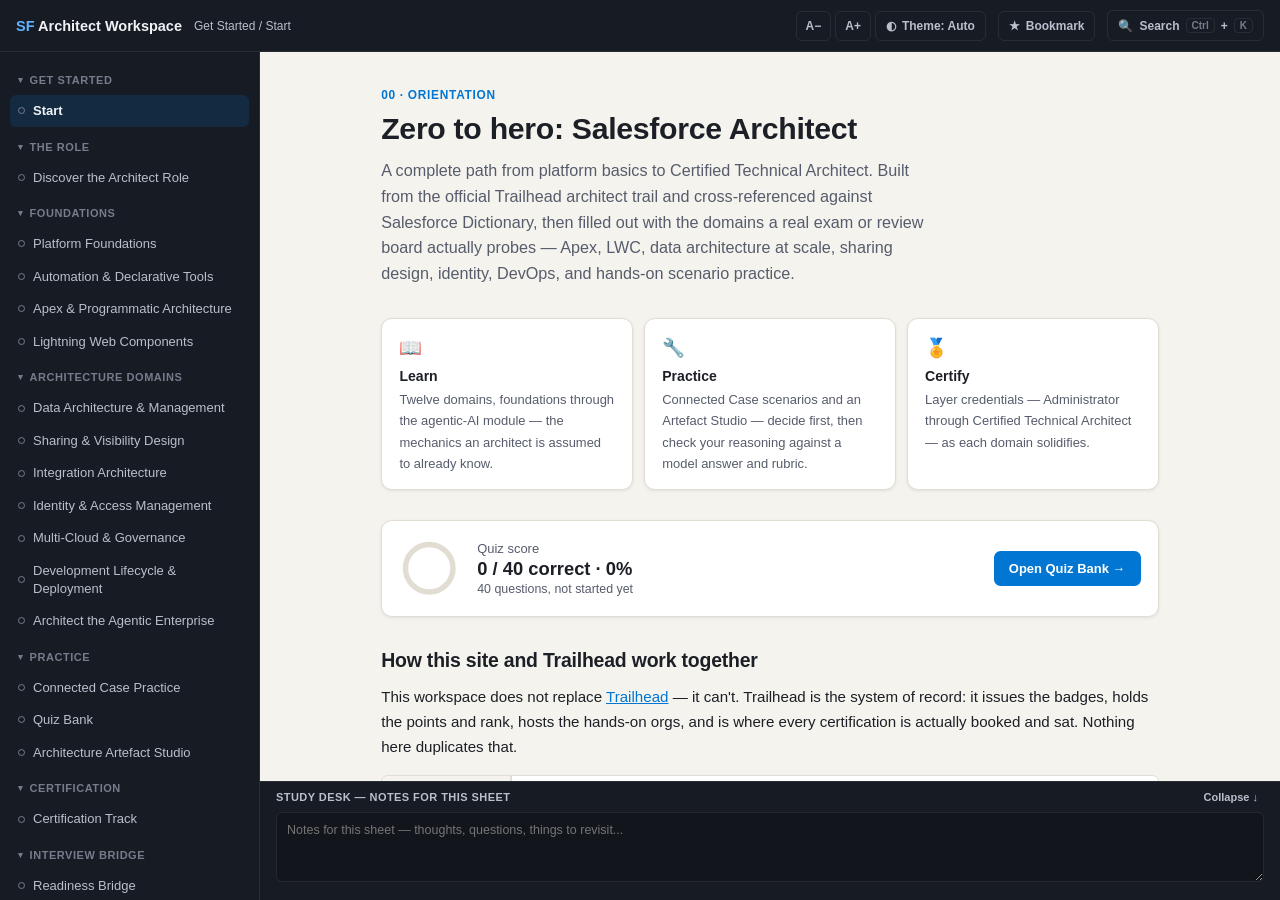
<file: index.html>
<!DOCTYPE html>
<html lang="en">
<head>
<meta charset="UTF-8">
<meta name="viewport" content="width=device-width, initial-scale=1.0">
<title>Salesforce Architect Career Workspace</title>
<meta name="description" content="A zero-to-hero Salesforce Architect curriculum: platform foundations, Apex, LWC, data architecture, sharing design, integration, identity, DevOps, and hands-on Connected Case practice.">
<link rel="icon" type="image/svg+xml" href="favicon.svg">
<link rel="stylesheet" href="styles.css">
<script>
/* Display controls: theme (auto/light/dark) and text size (auto or manual).
   Runs in <head> so the saved theme and size apply before first paint. */
(function(){
  var STEPS = [0.85, 0.92, 1, 1.08, 1.16, 1.25, 1.35];
  var root = document.documentElement;
  var dark = window.matchMedia('(prefers-color-scheme: dark)');
  function get(k, d){ try{ var v = localStorage.getItem(k); return v === null ? d : v; }catch(e){ return d; } }
  function set(k, v){ try{ localStorage.setItem(k, v); }catch(e){} }

  var themeMode = get('sfaw-theme', 'auto');      // auto | light | dark
  var sizeMode = get('sfaw-text-scale', 'auto');  // auto | a number from STEPS

  function autoScale(){
    var w = window.innerWidth;
    if(w < 480) return 0.92;
    if(w < 1280) return 1;
    if(w < 1680) return 1.08;
    return 1.16;
  }
  function scale(){ return sizeMode === 'auto' ? autoScale() : parseFloat(sizeMode); }

  function apply(){
    var effective = themeMode === 'auto' ? (dark.matches ? 'dark' : 'light') : themeMode;
    root.setAttribute('data-theme', effective);
    root.style.setProperty('--text-scale', scale());
    var t = document.getElementById('theme-btn');
    if(t){
      t.querySelector('.icon-btn-label').textContent = 'Theme: ' + themeMode.charAt(0).toUpperCase() + themeMode.slice(1);
      t.title = 'Theme: ' + themeMode + ' · text ' + Math.round(scale() * 100) + '%' + (sizeMode === 'auto' ? ' (auto)' : '') + ' — click to cycle Auto → Light → Dark';
    }
  }
  function step(dir){
    var cur = scale(), i = 0, best = Infinity;
    STEPS.forEach(function(s, idx){ var d = Math.abs(s - cur); if(d < best){ best = d; i = idx; } });
    i = Math.max(0, Math.min(STEPS.length - 1, i + dir));
    sizeMode = String(STEPS[i]);
    set('sfaw-text-scale', sizeMode);
    apply();
  }

  apply();
  dark.addEventListener('change', apply);
  window.addEventListener('resize', function(){ if(sizeMode === 'auto') apply(); });

  document.addEventListener('DOMContentLoaded', function(){
    document.getElementById('text-dec').addEventListener('click', function(){ step(-1); });
    document.getElementById('text-inc').addEventListener('click', function(){ step(1); });
    document.getElementById('theme-btn').addEventListener('click', function(){
      themeMode = themeMode === 'auto' ? 'light' : themeMode === 'light' ? 'dark' : 'auto';
      set('sfaw-theme', themeMode);
      if(themeMode === 'auto'){ sizeMode = 'auto'; set('sfaw-text-scale', 'auto'); }
      apply();
    });
    apply();
  });
})();
</script>
</head>
<body>
<div class="app">

  <div class="context-bar">
    <button class="nav-toggle" id="nav-toggle" aria-label="Toggle navigation" title="Toggle navigation">&#9776;</button>
    <div class="brand"><b>SF</b><span class="brand-text">&nbsp;Architect Workspace</span></div>
    <div class="context-current" id="context-current"></div>
    <div class="context-spacer"></div>
    <div class="display-controls">
      <button class="icon-btn text-size-btn" id="text-dec" title="Smaller text" aria-label="Smaller text">A&minus;</button>
      <button class="icon-btn text-size-btn" id="text-inc" title="Larger text" aria-label="Larger text">A+</button>
      <button class="icon-btn" id="theme-btn" title="Theme">&#9680; <span class="icon-btn-label">Theme: Auto</span></button>
    </div>
    <button class="icon-btn" id="bookmark-btn" title="Bookmark this sheet">&#9733; <span class="icon-btn-label">Bookmark</span></button>
    <button class="icon-btn" id="search-btn" title="Search the workspace">&#128269; <span class="icon-btn-label">Search</span> <kbd>Ctrl</kbd>+<kbd>K</kbd></button>
  </div>

  <nav class="sidebar" id="sidebar"></nav>

  <div class="workspace">
    <div class="canvas" id="canvas"></div>

    <div class="study-desk" id="study-desk">
      <div class="desk-head" id="desk-head">
        <span class="desk-title">Study Desk &mdash; notes for this sheet</span>
        <button class="desk-collapse" id="desk-collapse">Collapse &#8595;</button>
      </div>
      <div class="desk-body">
        <textarea id="desk-notes" placeholder="Notes for this sheet — thoughts, questions, things to revisit..."></textarea>
      </div>
    </div>
  </div>

</div>

<div class="search-overlay" id="search-overlay">
  <div class="search-box">
    <input type="text" id="search-input" placeholder="Jump to a sheet by name...">
    <div class="search-results" id="search-results"></div>
  </div>
</div>

<script src="app.js" defer></script>
</body>
</html>
</file>
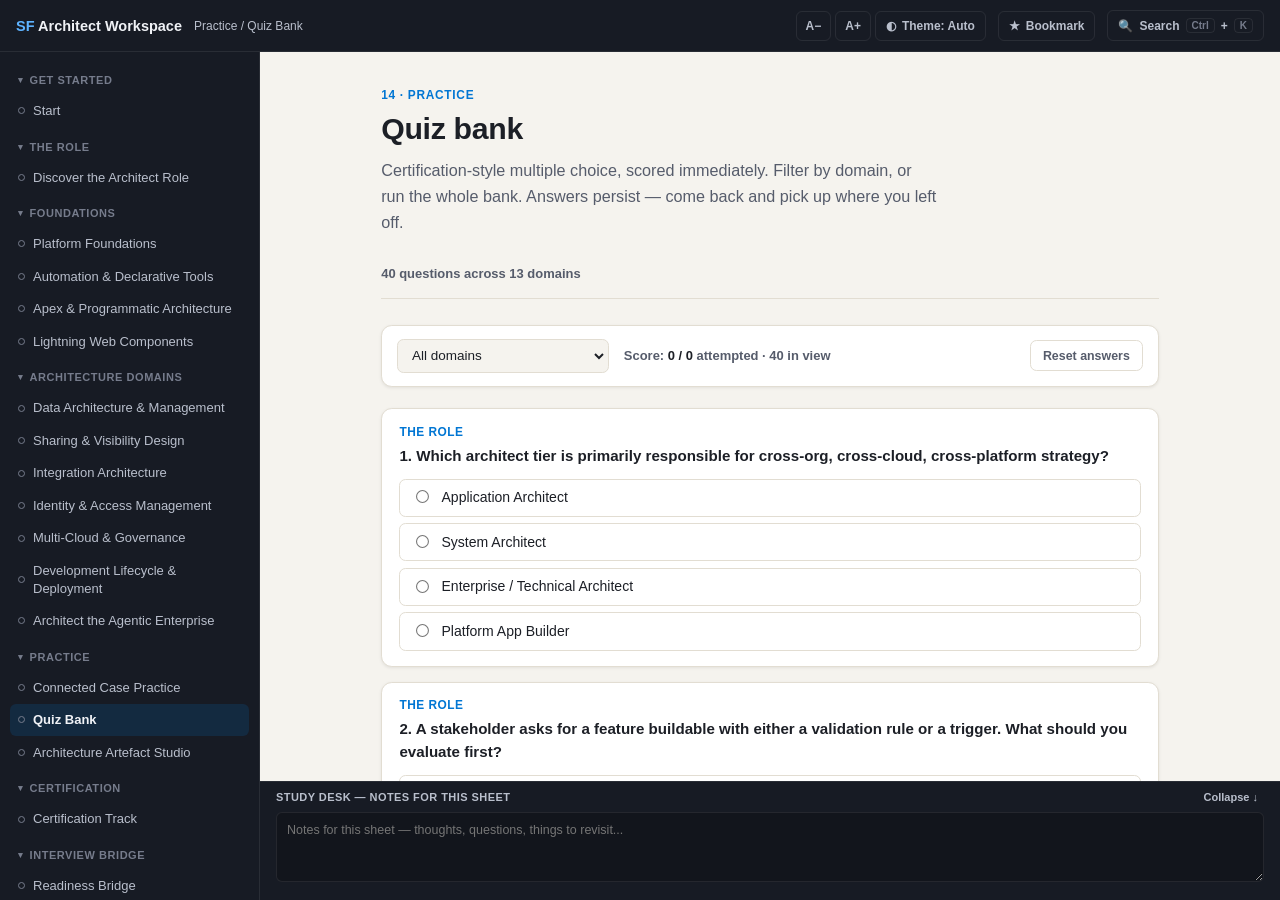
<file: quiz.html>
<!DOCTYPE html>
<html lang="en">
<head>
<meta charset="UTF-8">
<title>Redirecting to Quiz Bank…</title>
<meta http-equiv="refresh" content="0; url=index.html#quiz">
<link rel="icon" type="image/svg+xml" href="favicon.svg">
</head>
<body>
<p>Redirecting to the <a href="index.html#quiz">Quiz Bank</a>…</p>
<script>location.replace('index.html#quiz');</script>
</body>
</html>
</file>
<file: styles.css>
/* Salesforce Architect Career Workspace — design system
   Dark app shell, warm-paper reading canvas, system font, one accent colour (Salesforce blue). */

:root{
  --shell-bg:#12151c;
  --shell-panel:#171b24;
  --shell-panel-2:#1d222c;
  --shell-border:rgba(255,255,255,0.08);
  --shell-ink:#f0f2f6;
  --shell-ink-muted:#b9bfcc;
  --shell-ink-faint:#767c8c;
  --accent:#0176D3;
  --accent-dim:#045a9e;
  --accent-on-dark:#5eb3ff;
  --accent-soft:rgba(1,118,211,0.16);
  --accent-pale:#e8f2fc;
  --canvas-bg:#f5f3ee;
  --paper:#ffffff;
  --paper-border:#e2ddd2;
  --canvas-ink:#1c1f26;
  --canvas-ink-muted:#565c6b;
  --canvas-ink-faint:#83889a;
  --green:#1e6b42;
  --green-pale:#e7f1ea;
  --amber:#93650a;
  --amber-pale:#f7efdd;
  --red:#a1281f;
  --red-pale:#f8ebe9;
  --radius:10px;
  --radius-sm:6px;
  --shadow:0 1px 3px rgba(0,0,0,0.08);
  --shadow-lg:0 8px 24px rgba(0,0,0,0.35);
  --font:-apple-system, BlinkMacSystemFont, 'Segoe UI', Roboto, Oxygen, Ubuntu, sans-serif;
  --control-border:#C3CCDC;
  --text-scale:1;
  color-scheme:light;
}

/* Dark theme: only the reading canvas changes; the shell is already dark. */
html[data-theme="dark"]{
  --accent:#3d9bf0;
  --accent-dim:#8cc8ff;
  --accent-soft:rgba(61,155,240,0.18);
  --accent-pale:#15283c;
  --canvas-bg:#14171e;
  --paper:#1b1f28;
  --paper-border:#2c323e;
  --canvas-ink:#e7e9ee;
  --canvas-ink-muted:#a4aaba;
  --canvas-ink-faint:#7c8293;
  --green:#4fb97f;
  --green-pale:#162a1f;
  --amber:#d9a441;
  --amber-pale:#2d2515;
  --red:#e0685e;
  --red-pale:#2f1a19;
  --shadow:0 1px 3px rgba(0,0,0,0.45);
  --control-border:#4a5263;
  color-scheme:dark;
}
html[data-theme="dark"] .quiz-summary-link{color:#08121f;}
html[data-theme="dark"] pre.adr-template{background:#0d1016;border:1px solid var(--paper-border);}

*{box-sizing:border-box;}
html,body{height:100%;}
body{
  margin:0;
  background:var(--shell-bg);
  font-family:var(--font);
  color:var(--shell-ink);
  overflow:hidden;
}

.app{
  display:grid;
  grid-template-columns:minmax(0,260px) minmax(0,1fr);
  grid-template-rows:52px 1fr;
  height:100vh;
}

/* ---- Context bar ---- */
.context-bar{
  grid-column:1 / -1;
  display:flex;
  align-items:center;
  gap:12px;
  padding:0 16px;
  background:var(--shell-panel);
  border-bottom:1px solid var(--shell-border);
  min-width:0;
  overflow:hidden;
}
.nav-toggle{
  display:none;
  background:none;
  border:1px solid var(--shell-border);
  border-radius:var(--radius-sm);
  color:var(--shell-ink);
  width:32px;height:32px;
  cursor:pointer;
  font-size:14px;
}
.brand{
  font-size:14.5px;
  font-weight:700;
  color:var(--shell-ink);
  white-space:nowrap;
}
.brand b{color:var(--accent-on-dark);}
.context-current{
  font-size:12px;
  color:var(--shell-ink-muted);
  white-space:nowrap;
  overflow:hidden;
  text-overflow:ellipsis;
  min-width:0;
  flex-shrink:1;
}
.context-spacer{flex:1;}
.icon-btn{
  display:flex;
  align-items:center;
  gap:6px;
  background:none;
  border:1px solid var(--shell-border);
  border-radius:var(--radius-sm);
  color:var(--shell-ink-muted);
  font-family:var(--font);
  font-size:12px;
  font-weight:600;
  padding:7px 10px;
  cursor:pointer;
  white-space:nowrap;
}
.icon-btn:hover{border-color:var(--accent-on-dark);color:var(--shell-ink);}
.icon-btn.active{border-color:var(--amber);color:var(--amber);}
.display-controls{display:flex;align-items:center;gap:4px;}
.text-size-btn{padding:7px 9px;min-width:34px;justify-content:center;}
kbd{
  font-family:var(--font);
  font-size:10px;
  font-weight:600;
  border:1px solid var(--shell-border);
  border-radius:4px;
  padding:1px 5px;
  color:var(--shell-ink-faint);
}

/* ---- Sidebar ---- */
.sidebar{
  background:var(--shell-panel);
  border-right:1px solid var(--shell-border);
  overflow-y:auto;
  padding:14px 10px 40px;
}
.nav-group{margin-bottom:6px;}
.nav-group-label{
  display:flex;
  align-items:center;
  gap:6px;
  font-size:11px;
  font-weight:700;
  letter-spacing:0.05em;
  color:var(--shell-ink-faint);
  text-transform:uppercase;
  margin:0;
  padding:8px 8px;
  cursor:pointer;
  border-radius:var(--radius-sm);
  user-select:none;
}
.nav-group-label:hover{color:var(--shell-ink-muted);background:var(--shell-panel-2);}
.nav-group-chevron{
  display:inline-block;
  transition:transform 0.15s ease;
  font-size:9px;
}
.nav-group.collapsed .nav-group-chevron{transform:rotate(-90deg);}
.nav-group.collapsed .nav-group-items{display:none;}
.nav-item{
  display:flex;
  align-items:center;
  gap:8px;
  padding:7px 8px;
  margin:1px 0;
  cursor:pointer;
  border-radius:var(--radius-sm);
  font-size:13px;
  font-weight:500;
  color:var(--shell-ink-muted);
  line-height:1.35;
}
.nav-item:hover{background:var(--shell-panel-2);color:var(--shell-ink);}
.nav-item.current{
  background:var(--accent-soft);
  color:var(--shell-ink);
  font-weight:600;
}
.nav-dot{
  width:7px;height:7px;
  border-radius:50%;
  border:1px solid var(--shell-ink-faint);
  flex-shrink:0;
}
.nav-dot.done{background:var(--green);border-color:var(--green);}
.nav-dot.partial{background:var(--amber);border-color:var(--amber);}
.nav-star{
  margin-left:auto;
  color:var(--shell-ink-faint);
  font-size:11px;
}
.nav-item.bookmarked .nav-star{color:var(--amber);}

/* ---- Workspace ---- */
.workspace{
  display:flex;
  flex-direction:column;
  overflow:hidden;
  background:var(--canvas-bg);
}
.canvas{
  flex:1;
  overflow-y:auto;
  padding:36px 44px 60px;
}
.canvas-inner{max-width:720px;margin:0 auto;color:var(--canvas-ink);zoom:var(--text-scale);}
:where(.canvas-inner a:not([class])){color:var(--accent);}

.sheet-eyebrow{
  font-size:11px;
  font-weight:700;
  letter-spacing:0.06em;
  color:var(--accent);
  text-transform:uppercase;
  margin:0 0 8px;
}
.sheet-title{
  font-weight:700;
  font-size:28px;
  line-height:1.2;
  margin:0 0 10px;
  color:var(--canvas-ink);
  letter-spacing:-0.01em;
}
.sheet-lede{
  font-size:15px;
  line-height:1.6;
  color:var(--canvas-ink-muted);
  margin:0 0 28px;
  max-width:62ch;
}
.sheet-meta{
  display:flex;
  gap:16px;
  font-size:12px;
  font-weight:600;
  color:var(--canvas-ink-muted);
  margin-bottom:24px;
  padding-bottom:16px;
  border-bottom:1px solid var(--paper-border);
}

.kad-strip{
  display:grid;
  grid-template-columns:repeat(3,1fr);
  gap:10px;
  margin-bottom:28px;
}
.kad-card{
  background:var(--paper);
  border:1px solid var(--paper-border);
  border-radius:var(--radius);
  box-shadow:var(--shadow);
  padding:14px 16px;
}
.kad-card .k-icon{font-size:17px;margin-bottom:6px;display:block;}
.kad-card b{display:block;font-size:13px;margin-bottom:4px;color:var(--canvas-ink);}
.kad-card span{font-size:12px;line-height:1.5;color:var(--canvas-ink-muted);}

h2.section-h{
  font-size:18px;
  font-weight:700;
  margin:30px 0 12px;
  color:var(--canvas-ink);
  letter-spacing:-0.01em;
}
p.body-text{
  font-size:14px;
  line-height:1.65;
  color:var(--canvas-ink);
  margin:0 0 14px;
}
ol.step-list, ul.plain-list{
  margin:0 0 16px;
  padding-left:20px;
}
ol.step-list li, ul.plain-list li{
  font-size:14px;
  line-height:1.65;
  color:var(--canvas-ink);
  margin-bottom:6px;
}

.item-row{
  display:flex;
  gap:10px;
  align-items:flex-start;
  padding:10px 0;
  border-top:1px solid var(--paper-border);
}
.item-row:first-child{border-top:none;}
.item-row input[type=checkbox]{
  appearance:none;-webkit-appearance:none;
  width:16px;height:16px;
  border:1px solid var(--control-border);
  border-radius:4px;
  margin-top:2px;
  flex-shrink:0;
  cursor:pointer;
  position:relative;
}
.item-row input[type=checkbox]:checked{background:var(--green-pale);border-color:var(--green);}
.item-row input[type=checkbox]:checked::after{
  content:'';position:absolute;left:4px;top:1px;
  width:5px;height:9px;border:solid var(--green);border-width:0 2px 2px 0;
  transform:rotate(40deg);
}
.item-row .item-text{flex:1;}
.item-row .item-title{font-size:13.5px;color:var(--canvas-ink);margin:0 0 2px;font-weight:600;}
.item-row .item-title.checked{color:var(--canvas-ink-faint);text-decoration:line-through;font-weight:400;}
.item-row .item-note{font-size:12.5px;color:var(--canvas-ink-muted);line-height:1.5;margin:0;}
.item-link{color:var(--accent);text-decoration:none;font-weight:600;white-space:nowrap;}
.item-link:hover{text-decoration:underline;}
.item-row .item-tag{
  font-size:11px;font-weight:600;
  color:var(--canvas-ink-muted);
  background:var(--canvas-bg);
  border-radius:var(--radius-sm);
  padding:2px 7px;
  white-space:nowrap;margin-top:2px;
}

.callout{
  background:var(--paper);
  border:1px solid var(--paper-border);
  border-left:3px solid var(--accent);
  border-radius:var(--radius-sm);
  padding:14px 16px;
  margin:20px 0;
  font-size:13.5px;
  line-height:1.6;
  color:var(--canvas-ink);
}
.callout b{color:var(--accent-dim);}
.callout.amber{border-left-color:var(--amber);}

.division-table{width:100%;border-collapse:separate;border-spacing:0;margin:0 0 16px;}
.division-table td{
  padding:10px 12px;
  border:1px solid var(--paper-border);
  background:var(--paper);
  font-size:13px;
  line-height:1.55;
  color:var(--canvas-ink);
  vertical-align:top;
}
.division-table tr:first-child td:first-child{border-top-left-radius:var(--radius-sm);}
.division-table tr:first-child td:last-child{border-top-right-radius:var(--radius-sm);}
.division-table tr:last-child td:first-child{border-bottom-left-radius:var(--radius-sm);}
.division-table tr:last-child td:last-child{border-bottom-right-radius:var(--radius-sm);}
.division-table td:first-child{
  width:120px;
  background:var(--canvas-bg);
  white-space:nowrap;
  font-weight:600;
}

.resource-list{margin:0 0 16px;padding:0;list-style:none;}
.resource-list li{
  padding:12px 14px;
  background:var(--paper);
  border:1px solid var(--paper-border);
  border-radius:var(--radius);
  box-shadow:var(--shadow);
  margin-bottom:8px;
}
.resource-list .r-title{font-size:13.5px;font-weight:700;color:var(--canvas-ink);margin:0 0 4px;}
.resource-list .r-desc{font-size:12.5px;color:var(--canvas-ink-muted);line-height:1.5;margin:0 0 8px;}
.resource-list a{color:var(--accent);text-decoration:none;font-size:12.5px;font-weight:600;}
.resource-list a:hover{text-decoration:underline;}

.progress-summary{
  display:flex;
  align-items:center;
  gap:16px;
  background:var(--paper);
  border:1px solid var(--paper-border);
  border-radius:var(--radius);
  box-shadow:var(--shadow);
  padding:16px;
  margin-bottom:24px;
}
.progress-ring{width:56px;height:56px;flex-shrink:0;}
.progress-summary .p-label{font-size:12px;color:var(--canvas-ink-muted);margin:0 0 2px;}
.progress-summary .p-count{font-size:17px;font-weight:700;color:var(--canvas-ink);margin:0;}

.quiz-summary-tile{margin-bottom:24px;}
.quiz-summary-sub{
  font-size:11.5px;
  color:var(--canvas-ink-muted);
  margin:2px 0 0;
}
.quiz-summary-link{
  margin-left:auto;
  flex-shrink:0;
  font-size:12px;
  font-weight:700;
  color:#fff;
  background:var(--accent);
  text-decoration:none;
  border-radius:var(--radius-sm);
  padding:9px 14px;
  white-space:nowrap;
}
.quiz-summary-link:hover{background:var(--accent-dim);}

.th-profile-card{
  background:var(--paper);
  border:1px solid var(--paper-border);
  border-radius:var(--radius);
  box-shadow:var(--shadow);
  padding:14px 16px;
  margin-bottom:24px;
}
.th-profile-grid{
  display:grid;
  grid-template-columns:1fr 1fr;
  gap:12px;
  margin-bottom:12px;
}
.th-profile-grid label{
  display:flex;
  flex-direction:column;
  gap:4px;
  font-size:11px;
  font-weight:700;
  letter-spacing:0.03em;
  color:var(--canvas-ink-muted);
  text-transform:uppercase;
}
.th-profile-grid input{
  font-family:var(--font);
  font-size:13px;
  color:var(--canvas-ink);
  background:var(--canvas-bg);
  border:1px solid var(--paper-border);
  border-radius:var(--radius-sm);
  padding:7px 9px;
  text-transform:none;
  letter-spacing:normal;
  font-weight:400;
}
.th-profile-grid input:focus{outline:2px solid var(--accent);outline-offset:-1px;}
.th-profile-link{
  font-size:12.5px;
  font-weight:600;
  color:var(--accent);
  text-decoration:none;
}
.th-profile-link:hover{text-decoration:underline;}
@media(max-width:520px){
  .th-profile-grid{grid-template-columns:1fr;}
}

.sheet-progress-table{width:100%;border-collapse:collapse;margin-bottom:20px;}
.sheet-progress-table td{padding:9px 4px;border-top:1px solid var(--paper-border);font-size:13px;}
.sheet-progress-table td:first-child{color:var(--canvas-ink);font-weight:600;cursor:pointer;}
.sheet-progress-table td:first-child:hover{color:var(--accent);}
.sheet-progress-table td:last-child{font-size:12px;font-weight:600;color:var(--canvas-ink-muted);text-align:right;}
.mini-bar{height:5px;background:var(--paper-border);border-radius:3px;width:100px;display:inline-block;margin-right:8px;position:relative;top:-1px;overflow:hidden;}
.mini-bar-fill{height:100%;background:var(--accent);}

/* ---- Scenario / Connected Case practice ---- */
.scenario-card{
  border:1px solid var(--paper-border);
  background:var(--paper);
  border-radius:var(--radius);
  box-shadow:var(--shadow);
  padding:16px 18px;
  margin-bottom:22px;
}
.scenario-num{
  font-size:11px;
  font-weight:700;
  letter-spacing:0.05em;
  color:var(--accent);
  margin:0 0 4px;
}
.scenario-title{
  font-size:17px;
  font-weight:700;
  margin:0 0 8px;
  color:var(--canvas-ink);
}
.scenario-prompt{
  background:var(--accent-pale);
  border-left:3px solid var(--accent);
  border-radius:var(--radius-sm);
  padding:10px 12px;
  font-size:13.5px;
  line-height:1.55;
  color:var(--canvas-ink);
  margin:10px 0 12px;
}
.scenario-prompt b{color:var(--accent-dim);}

details.reveal{
  margin-top:14px;
  border-top:1px dashed var(--paper-border);
  padding-top:12px;
}
details.reveal summary{
  cursor:pointer;
  font-size:12px;
  font-weight:700;
  letter-spacing:0.02em;
  color:var(--accent);
  list-style:none;
  user-select:none;
}
details.reveal summary::-webkit-details-marker{display:none;}
details.reveal summary::before{content:'▸ ';}
details.reveal[open] summary::before{content:'▾ ';}
details.reveal .reveal-body{padding-top:12px;}
.rubric-label{
  font-size:11px;
  font-weight:700;
  letter-spacing:0.03em;
  color:var(--canvas-ink-muted);
  text-transform:uppercase;
  margin:14px 0 4px;
}

/* ---- Quiz bank ---- */
.quiz-controls{
  display:flex;
  align-items:center;
  gap:14px;
  flex-wrap:wrap;
  background:var(--paper);
  border:1px solid var(--paper-border);
  border-radius:var(--radius);
  box-shadow:var(--shadow);
  padding:12px 14px;
  margin-bottom:20px;
}
.quiz-controls select{
  font-family:var(--font);
  font-size:12.5px;
  padding:7px 9px;
  border:1px solid var(--paper-border);
  border-radius:var(--radius-sm);
  background:var(--canvas-bg);
  color:var(--canvas-ink);
}
.quiz-score{
  font-size:12px;
  font-weight:600;
  color:var(--canvas-ink-muted);
}
.quiz-score b{color:var(--canvas-ink);}
.quiz-score-total{color:var(--canvas-ink-muted);}
.quiz-reset-btn{
  margin-left:auto;
  background:none;
  border:1px solid var(--paper-border);
  border-radius:var(--radius-sm);
  color:var(--canvas-ink-muted);
  font-family:var(--font);
  font-size:11.5px;
  font-weight:600;
  padding:7px 11px;
  cursor:pointer;
}
.quiz-reset-btn:hover{border-color:var(--accent);color:var(--accent-dim);}

.quiz-q{
  border:1px solid var(--paper-border);
  background:var(--paper);
  border-radius:var(--radius);
  box-shadow:var(--shadow);
  padding:14px 16px;
  margin-bottom:14px;
}
.quiz-domain-tag{
  font-size:11px;
  font-weight:700;
  letter-spacing:0.04em;
  color:var(--accent);
  text-transform:uppercase;
  margin:0 0 6px;
}
.quiz-question-text{
  font-size:14px;
  font-weight:600;
  color:var(--canvas-ink);
  line-height:1.5;
  margin:0 0 10px;
}
.quiz-choices{display:flex;flex-direction:column;gap:6px;}
.quiz-choice{
  display:flex;
  align-items:flex-start;
  gap:8px;
  font-size:13px;
  line-height:1.5;
  color:var(--canvas-ink);
  padding:7px 9px;
  border:1px solid var(--paper-border);
  border-radius:var(--radius-sm);
  cursor:pointer;
}
.quiz-choice:hover{border-color:var(--accent);}
.quiz-choice input{margin-top:3px;flex-shrink:0;}
.quiz-choice.correct{border-color:var(--green);background:var(--green-pale);}
.quiz-choice.incorrect{border-color:var(--red);background:var(--red-pale);}
.quiz-explain{
  margin:12px 0 0;
  padding:10px 12px;
  border-radius:var(--radius-sm);
  font-size:12.5px;
  line-height:1.55;
  background:var(--canvas-bg);
}
.quiz-explain.right{border-left:3px solid var(--green);color:var(--canvas-ink);}
.quiz-explain.wrong{border-left:3px solid var(--red);color:var(--canvas-ink);}

/* ---- Artefact studio ---- */
pre.adr-template{
  background:var(--shell-bg);
  color:#DCE3F0;
  font-family:ui-monospace, SFMono-Regular, Menlo, Consolas, monospace;
  font-size:12px;
  line-height:1.6;
  padding:16px 18px;
  border-radius:var(--radius);
  overflow-x:auto;
  margin:0 0 16px;
  white-space:pre-wrap;
}

/* ---- Study desk ---- */
.study-desk{
  border-top:1px solid var(--shell-border);
  background:var(--shell-panel);
  flex-shrink:0;
  transition:height 0.15s ease;
}
.desk-head{
  display:flex;
  align-items:center;
  justify-content:space-between;
  padding:8px 16px;
  cursor:pointer;
}
.desk-title{
  font-size:11px;
  font-weight:700;
  letter-spacing:0.04em;
  color:var(--shell-ink-muted);
  text-transform:uppercase;
}
.desk-collapse{
  background:none;border:none;color:var(--shell-ink-muted);
  font-family:var(--font);font-size:11px;font-weight:600;cursor:pointer;
}
.desk-body{padding:0 16px 14px;}
.study-desk.collapsed .desk-body{display:none;}
.study-desk textarea{
  width:100%;min-height:70px;
  background:var(--shell-bg);
  border:1px solid var(--shell-border);
  border-radius:var(--radius-sm);
  color:var(--shell-ink);
  font-family:var(--font);
  font-size:12.5px;line-height:1.5;
  padding:8px 10px;resize:vertical;
}
.study-desk textarea:focus{outline:2px solid var(--accent-on-dark);outline-offset:-1px;}

/* ---- Search overlay ---- */
.search-overlay{
  position:fixed;inset:0;
  background:rgba(6,12,22,0.6);
  display:none;
  align-items:flex-start;
  justify-content:center;
  padding-top:12vh;
  z-index:50;
}
.search-overlay.open{display:flex;}
.search-box{
  width:90%;max-width:480px;
  background:var(--shell-panel);
  border:1px solid var(--shell-border);
  border-radius:var(--radius);
  box-shadow:var(--shadow-lg);
  overflow:hidden;
}
.search-box input{
  width:100%;
  background:none;border:none;
  border-bottom:1px solid var(--shell-border);
  color:var(--shell-ink);
  font-size:14px;
  padding:14px 16px;
  font-family:var(--font);
}
.search-box input:focus{outline:none;}
.search-results{max-height:280px;overflow-y:auto;}
.search-result{
  padding:10px 16px;
  font-size:13px;
  color:var(--shell-ink-muted);
  cursor:pointer;
  display:flex;justify-content:space-between;gap:10px;
}
.search-result:hover, .search-result.active{background:var(--shell-panel-2);color:var(--shell-ink);}
.search-result .sr-group{font-size:11px;font-weight:600;color:var(--shell-ink-faint);}
.search-empty{padding:16px;font-size:12.5px;color:var(--shell-ink-faint);}

/* ---- Responsive ---- */
@media (max-width:860px){
  .app{grid-template-columns:1fr;}
  .nav-toggle{display:flex;align-items:center;justify-content:center;}
  .sidebar{
    position:fixed;top:52px;bottom:0;left:0;width:260px;
    transform:translateX(-100%);
    transition:transform 0.18s ease;
    z-index:40;
  }
  .sidebar.open{transform:translateX(0);}
  .canvas{padding:24px 18px 48px;}
  .kad-strip{grid-template-columns:1fr;}
  .sheet-title{font-size:22px;}
  .context-current{display:none;}
  .icon-btn kbd{display:none;}
  .text-size-btn{min-width:30px;padding:7px 6px;}
  .icon-btn span.icon-btn-label{display:none;}
}

@media (max-width:600px){
  .context-bar{gap:6px;padding:0 10px;}
  .brand-text{display:none;}
  .icon-btn{padding:7px 8px;}
  .display-controls{gap:3px;}
}

::-webkit-scrollbar{width:10px;height:10px;}
::-webkit-scrollbar-track{background:transparent;}
::-webkit-scrollbar-thumb{background:var(--shell-border);border-radius:5px;}
</file>
